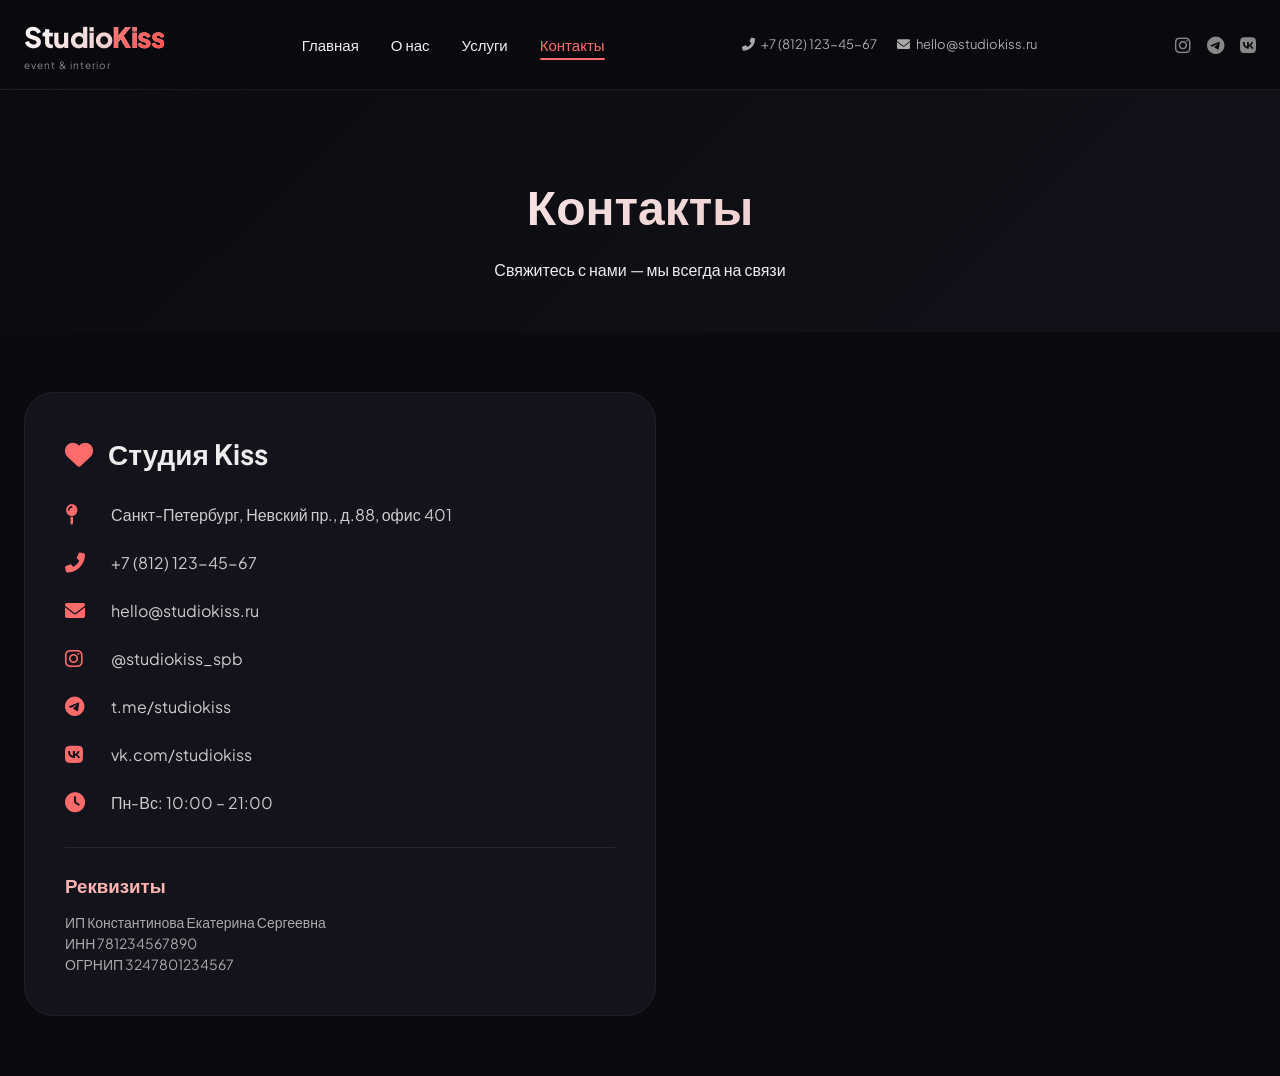
<file: contacts.html>
<!DOCTYPE html>
<html lang="ru">
<head>
    <meta charset="UTF-8">
    <meta name="viewport" content="width=device-width, initial-scale=1.0">
    <title>Контакты | StudioKiss</title>
    <link rel="stylesheet" href="style.css">
    <link href="https://fonts.googleapis.com/css2?family=Plus+Jakarta+Sans:wght@300;400;500;600;700;800&display=swap" rel="stylesheet">
    <link rel="stylesheet" href="https://cdnjs.cloudflare.com/ajax/libs/font-awesome/6.0.0-beta3/css/all.min.css">
</head>
<body>
    <header class="header">
        <div class="container header-container">
            <div class="logo"><a href="index.html">Studio<span>Kiss</span></a><div class="logo-tag">event & interior</div></div>
            <nav class="main-nav">
                <ul class="nav-list">
                    <li><a href="index.html">Главная</a></li>
                    <li><a href="about.html">О нас</a></li>
                    <li><a href="services.html">Услуги</a></li>
                    <li><a href="contacts.html" class="active">Контакты</a></li>
                </ul>
            </nav>
            <div class="header-contacts">
                <a href="tel:+78121234567"><i class="fas fa-phone-alt"></i> +7 (812) 123-45-67</a>
                <a href="mailto:hello@studiokiss.ru"><i class="fas fa-envelope"></i> hello@studiokiss.ru</a>
            </div>
            <div class="social-icons">
                <a href="#"><i class="fab fa-instagram"></i></a>
                <a href="#"><i class="fab fa-telegram"></i></a>
                <a href="#"><i class="fab fa-vk"></i></a>
            </div>
            <button class="mobile-menu-btn"><i class="fas fa-bars"></i></button>
        </div>
        <div class="mobile-menu">
            <ul><li><a href="index.html">Главная</a></li><li><a href="about.html">О нас</a></li><li><a href="services.html">Услуги</a></li><li><a href="contacts.html">Контакты</a></li></ul>
            <div class="mobile-social"><a href="#"><i class="fab fa-instagram"></i></a><a href="#"><i class="fab fa-telegram"></i></a><a href="#"><i class="fab fa-vk"></i></a></div>
        </div>
    </header>

    <main>
        <section class="page-hero">
            <div class="container">
                <h1>Контакты</h1>
                <p>Свяжитесь с нами — мы всегда на связи</p>
            </div>
        </section>

        <section class="contacts-info">
            <div class="container contacts-grid">
                <div class="contact-details">
                    <h2><i class="fas fa-heart" style="color:#ff6b6b; margin-right:10px"></i> Студия Kiss</h2>
                    <div class="contact-item"><i class="fas fa-map-pin"></i> Санкт-Петербург, Невский пр., д.88, офис 401</div>
                    <div class="contact-item"><i class="fas fa-phone-alt"></i> +7 (812) 123-45-67</div>
                    <div class="contact-item"><i class="fas fa-envelope"></i> hello@studiokiss.ru</div>
                    <div class="contact-item"><i class="fab fa-instagram"></i> @studiokiss_spb</div>
                    <div class="contact-item"><i class="fab fa-telegram"></i> t.me/studiokiss</div>
                    <div class="contact-item"><i class="fab fa-vk"></i> vk.com/studiokiss</div>
                    <div class="contact-item"><i class="fas fa-clock"></i> Пн-Вс: 10:00 – 21:00</div>
                    
                    <div style="margin-top: 32px; padding-top: 24px; border-top: 1px solid rgba(255,255,255,0.08);">
                        <h3 style="color:#ffb4b4; margin-bottom:12px">Реквизиты</h3>
                        <p style="font-size:14px; color:#aaa">ИП Константинова Екатерина Сергеевна<br>ИНН 781234567890<br>ОГРНИП 3247801234567</p>
                    </div>
                </div>
                <div class="contact-map">
                    <iframe src="https://www.google.com/maps/embed?pb=!1m18!1m12!1m3!1d1998.6!2d30.315644!3d59.938732!2m3!1f0!2f0!3f0!3m2!1i1024!2i768!4f13.1!3m3!1m2!1s0x4696310b7b0f1b4d%3A0x1f2a2c2c2c2c2c2c!2z0J3QtdCy0YHQutC40Lkg0L_RgC4sIDg4LCDQodCw0L3QutGCLdCf0LXRgtC10YDQsdGD0YDQsywgMTkxMTg2!5e0!3m2!1sru!2sru!4v1610000000000!5m2!1sru!2sru" width="100%" height="400" style="border:0; border-radius:24px;" allowfullscreen="" loading="lazy"></iframe
</file>
<file: style.css>
* {
    margin: 0;
    padding: 0;
    box-sizing: border-box;
}

body {
    font-family: 'Plus Jakarta Sans', 'Inter', sans-serif;
    background: #0a0a0f;
    color: #ededee;
    line-height: 1.5;
}

.container {
    max-width: 1280px;
    margin: 0 auto;
    padding: 0 24px;
}

img {
    max-width: 100%;
    height: auto;
    display: block;
}

a {
    text-decoration: none;
    color: inherit;
    transition: all 0.3s ease;
}

/* ========== HEADER ========== */
.header {
    background: rgba(10, 10, 15, 0.95);
    backdrop-filter: blur(10px);
    border-bottom: 1px solid rgba(255, 255, 255, 0.08);
    position: sticky;
    top: 0;
    z-index: 1000;
}

.header-container {
    display: flex;
    align-items: center;
    justify-content: space-between;
    flex-wrap: wrap;
    padding: 16px 24px;
}

.logo a {
    font-size: 28px;
    font-weight: 800;
    letter-spacing: -0.5px;
    background: linear-gradient(135deg, #fff 0%, #e8b4b4 100%);
    -webkit-background-clip: text;
    background-clip: text;
    color: transparent;
}
.logo span {
    background: linear-gradient(135deg, #ff7e7e, #ff4d4d);
    -webkit-background-clip: text;
    background-clip: text;
    color: transparent;
}
.logo-tag {
    font-size: 10px;
    font-weight: 400;
    color: #888;
    letter-spacing: 1px;
}

.main-nav .nav-list {
    display: flex;
    gap: 32px;
    list-style: none;
}
.main-nav a {
    font-weight: 500;
    font-size: 15px;
    position: relative;
}
.main-nav a:hover, .main-nav a.active {
    color: #ff6b6b;
}
.main-nav a.active::after {
    content: '';
    position: absolute;
    bottom: -6px;
    left: 0;
    width: 100%;
    height: 2px;
    background: #ff6b6b;
    border-radius: 2px;
}

.header-contacts {
    display: flex;
    gap: 20px;
}
.header-contacts a {
    font-size: 13px;
    display: flex;
    align-items: center;
    gap: 6px;
    color: #aaa;
}
.header-contacts a:hover {
    color: #ff6b6b;
}
.social-icons {
    display: flex;
    gap: 16px;
}
.social-icons a {
    font-size: 18px;
    color: #888;
}
.social-icons a:hover {
    color: #ff6b6b;
    transform: translateY(-2px);
}

.mobile-menu-btn {
    display: none;
    background: none;
    border: none;
    font-size: 24px;
    cursor: pointer;
    color: white;
}
.mobile-menu {
    display: none;
    background: #0f0f15;
    padding: 20px;
    border-top: 1px solid rgba(255,255,255,0.05);
}
.mobile-menu.active {
    display: block;
}
.mobile-menu ul {
    list-style: none;
}
.mobile-menu li {
    padding: 12px 0;
    border-bottom: 1px solid rgba(255,255,255,0.05);
}
.mobile-social {
    margin-top: 16px;
    display: flex;
    gap: 20px;
}

/* ========== HERO ЦЕНТРИРОВАННЫЙ ========== */
.hero {
    padding: 100px 0 80px;
    background: linear-gradient(135deg, #0a0a0f 0%, #12121a 100%);
    position: relative;
    overflow: hidden;
    text-align: center;
}
.hero::before {
    content: '';
    position: absolute;
    top: -30%;
    left: -20%;
    width: 140%;
    height: 160%;
    background: radial-gradient(circle, rgba(255,107,107,0.06) 0%, transparent 70%);
    pointer-events: none;
}
.hero-container-center {
    max-width: 900px;
    margin: 0 auto;
    text-align: center;
}
.hero-content-center {
    position: relative;
    z-index: 2;
}
.hero-content-center h1 {
    font-size: 56px;
    font-weight: 800;
    line-height: 1.2;
    margin-bottom: 24px;
    background: linear-gradient(135deg, #ffffff 0%, #e8b4b4 100%);
    -webkit-background-clip: text;
    background-clip: text;
    color: transparent;
}
.hero-content-center .accent {
    background: linear-gradient(135deg, #ff7e7e, #ff4d4d);
    -webkit-background-clip: text;
    background-clip: text;
    color: transparent;
}
.hero-content-center p {
    font-size: 18px;
    color: #aaa;
    margin-bottom: 36px;
    max-width: 700px;
    margin-left: auto;
    margin-right: auto;
}
.hero-content-center .btn-primary {
    font-size: 16px;
    padding: 14px 36px;
}

/* ========== BUTTONS ========== */
.btn-primary {
    display: inline-block;
    background: linear-gradient(135deg, #ff6b6b, #ff4d4d);
    color: white;
    padding: 12px 28px;
    border-radius: 40px;
    font-weight: 600;
    transition: all 0.3s;
    border: none;
    cursor: pointer;
    box-shadow: 0 4px 15px rgba(255, 77, 77, 0.3);
}
.btn-primary:hover {
    transform: translateY(-2px);
    box-shadow: 0 8px 25px rgba(255, 77, 77, 0.4);
}
.btn-outline {
    display: inline-block;
    border: 1.5px solid #ff6b6b;
    color: #ff6b6b;
    padding: 8px 20px;
    border-radius: 40px;
    font-weight: 500;
    background: transparent;
}
.btn-outline:hover {
    background: #ff6b6b;
    color: white;
}
.btn-block {
    width: 100%;
    text-align: center;
}

/* ========== SECTION TITLE ========== */
.section-title {
    font-size: 36px;
    font-weight: 700;
    text-align: center;
    margin-bottom: 12px;
    background: linear-gradient(135deg, #fff, #e8b4b4);
    -webkit-background-clip: text;
    background-clip: text;
    color: transparent;
}
.section-subtitle {
    text-align: center;
    color: #888;
    margin-bottom: 40px;
}

/* ========== CAROUSEL ========== */
.carousel-container {
    position: relative;
    overflow: hidden;
    border-radius: 24px;
    margin: 20px 0;
    box-shadow: 0 10px 30px rgba(0,0,0,0.3);
}
.carousel-track {
    display: flex;
    transition: transform 0.5s cubic-bezier(0.2, 0.9, 0.4, 1.1);
}
.carousel-slide {
    min-width: 100%;
    position: relative;
}
.carousel-slide img {
    width: 100%;
    height: 500px;
    object-fit: cover;
}
.slide-caption {
    position: absolute;
    bottom: 20px;
    left: 20px;
    background: rgba(0,0,0,0.7);
    backdrop-filter: blur(10px);
    color: white;
    padding: 8px 20px;
    border-radius: 40px;
    font-weight: 500;
}
.carousel-btn {
    position: absolute;
    top: 50%;
    transform: translateY(-50%);
    background: rgba(0,0,0,0.6);
    backdrop-filter: blur(5px);
    border: none;
    font-size: 24px;
    width: 48px;
    height: 48px;
    border-radius: 50%;
    cursor: pointer;
    color: white;
    transition: 0.2s;
}
.carousel-btn:hover {
    background: #ff6b6b;
}
.prev { left: 16px; }
.next { right: 16px; }
.carousel-dots {
    display: flex;
    justify-content: center;
    gap: 12px;
    margin-top: 20px;
}
.dot {
    width: 10px;
    height: 10px;
    background: #444;
    border-radius: 50%;
    cursor: pointer;
    transition: 0.2s;
}
.dot.active {
    background: #ff6b6b;
    width: 28px;
    border-radius: 10px;
}

/* ========== QUICK NAV ========== */
.quick-nav-grid {
    display: flex;
    gap: 24px;
    justify-content: center;
    margin: 60px 0;
}
.quick-card {
    background: linear-gradient(135deg, #14141c, #0e0e14);
    padding: 32px;
    text-align: center;
    border-radius: 28px;
    border: 1px solid rgba(255,255,255,0.05);
    flex: 0 1 280px;
    transition: 0.3s;
}
.quick-card:hover {
    transform: translateY(-8px);
    border-color: rgba(255,107,107,0.4);
}
.quick-card i {
    font-size: 44px;
    background: linear-gradient(135deg, #ff6b6b, #ff4d4d);
    -webkit-background-clip: text;
    background-clip: text;
    color: transparent;
    margin-bottom: 16px;
}

/* ========== SERVICES ========== */
.services-grid {
    display: grid;
    grid-template-columns: repeat(auto-fit, minmax(300px, 1fr));
    gap: 30px;
    margin: 40px 0;
}
.service-card {
    background: linear-gradient(135deg, #14141c, #0e0e14);
    border-radius: 24px;
    overflow: hidden;
    border: 1px solid rgba(255,255,255,0.05);
    transition: 0.3s;
}
.service-card:hover {
    transform: translateY(-6px);
}
.service-img img {
    width: 100%;
    height: 220px;
    object-fit: cover;
}
.service-card h3 {
    font-size: 22px;
    margin: 18px 20px 8px;
}
.service-card p {
    color: #aaa;
    margin: 0 20px 12px;
}
.price {
    font-weight: 700;
    background: linear-gradient(135deg, #ff6b6b, #ff4d4d);
    -webkit-background-clip: text;
    background-clip: text;
    color: transparent;
    font-size: 20px;
    margin: 8px 20px;
}

/* ========== STUDIOS SLIDER ========== */
.studios-slider-container {
    position: relative;
    overflow: hidden;
    margin: 30px 0;
}
.studios-slider-track {
    display: flex;
    transition: transform 0.4s ease;
}
.studio-slide {
    min-width: 33.33%;
    background: linear-gradient(135deg, #14141c, #0e0e14);
    padding: 35px 25px;
    margin: 10px;
    border-radius: 28px;
    text-align: center;
    border: 1px solid rgba(255,255,255,0.05);
    transition: 0.3s;
}
.studio-slide:hover {
    transform: translateY(-5px);
    border-color: rgba(255,107,107,0.3);
}
.studio-slide h3 {
    font-size: 24px;
    margin-bottom: 12px;
    color: #ffb4b4;
}
.studio-price {
    color: #ff6b6b;
    font-weight: 700;
    margin-top: 16px;
    font-size: 20px;
}
.studios-prev, .studios-next {
    position: absolute;
    top: 50%;
    transform: translateY(-50%);
    background: #1e1e2a;
    border: none;
    font-size: 28px;
    cursor: pointer;
    width: 44px;
    height: 44px;
    border-radius: 50%;
    color: white;
    transition: 0.2s;
}
.studios-prev:hover, .studios-next:hover {
    background: #ff6b6b;
}
.studios-prev { left: -20px; }
.studios-next { right: -20px; }

/* ========== ORDER FORM ========== */
.order-form {
    background: linear-gradient(135deg, #0e0e14, #0a0a0f);
    padding: 60px 0;
    border-top: 1px solid rgba(255,255,255,0.05);
    border-bottom: 1px solid rgba(255,255,255,0.05);
}
.order-form-element {
    max-width: 600px;
    margin: 0 auto;
    background: #13131b;
    padding: 40px;
    border-radius: 32px;
    border: 1px solid rgba(255,255,255,0.08);
}
.form-group {
    margin-bottom: 22px;
}
.form-group label {
    display: block;
    margin-bottom: 8px;
    font-weight: 500;
    color: #ccc;
}
.form-group input, .form-group select {
    width: 100%;
    padding: 14px;
    background: #1e1e2a;
    border: 1px solid #2a2a35;
    border-radius: 16px;
    color: white;
    font-family: inherit;
}
.form-group input:focus, .form-group select:focus {
    outline: none;
    border-color: #ff6b6b;
}
.form-message {
    margin-top: 16px;
    text-align: center;
}

/* ========== FOOTER ========== */
.footer {
    background: #050508;
    padding: 50px 0 20px;
    border-top: 1px solid rgba(255,255,255,0.05);
}
.footer-container {
    display: flex;
    flex-wrap: wrap;
    gap: 50px;
    justify-content: space-between;
}
.footer-logo {
    font-size: 28px;
    font-weight: 800;
    margin-bottom: 12px;
    background: linear-gradient(135deg, #fff, #e8b4b4);
    -webkit-background-clip: text;
    background-clip: text;
    color: transparent;
}
.footer-col h4 {
    color: #fff;
    margin-bottom: 16px;
    font-size: 18px;
}
.footer-col ul {
    list-style: none;
}
.footer-col li {
    margin: 10px 0;
}
.footer-col a, .footer-col p {
    color: #888;
    font-size: 14px;
}
.footer-col a:hover {
    color: #ff6b6b;
}
.footer-bottom {
    text-align: center;
    padding-top: 32px;
    border-top: 1px solid rgba(255,255,255,0.05);
    margin-top: 32px;
    color: #666;
}

/* ========== ABOUT PAGE ========== */
.page-hero {
    padding: 80px 0 50px;
    background: linear-gradient(135deg, #0a0a0f, #12121a);
    text-align: center;
}
.page-hero h1 {
    font-size: 48px;
    font-weight: 700;
    margin-bottom: 16px;
    background: linear-gradient(135deg, #fff, #e8b4b4);
    -webkit-background-clip: text;
    background-clip: text;
    color: transparent;
}
.about-grid {
    display: flex;
    gap: 50px;
    align-items: center;
    flex-wrap: wrap;
    margin: 60px 0;
}
.about-text {
    flex: 1;
}
.about-text h2 {
    font-size: 36px;
    margin-bottom: 24px;
    background: linear-gradient(135deg, #fff, #e8b4b4);
    -webkit-background-clip: text;
    background-clip: text;
    color: transparent;
}
.about-text p {
    color: #bbb;
    margin-bottom: 20px;
    line-height: 1.7;
}
.about-image {
    flex: 1;
    border-radius: 30px;
    overflow: hidden;
    box-shadow: 0 20px 40px rgba(0,0,0,0.4);
}
.achievements {
    display: flex;
    justify-content: center;
    gap: 40px;
    flex-wrap: wrap;
    margin: 40px 0 60px;
}
.achievement {
    text-align: center;
    background: #13131b;
    padding: 30px 40px;
    border-radius: 30px;
    border: 1px solid rgba(255,255,255,0.05);
    min-width: 160px;
}
.achievement span {
    font-size: 42px;
    font-weight: 800;
    background: linear-gradient(135deg, #ff6b6b, #ff4d4d);
    -webkit-background-clip: text;
    background-clip: text;
    color: transparent;
    display: block;
}

/* ========== CONTACTS PAGE ========== */
.contacts-grid {
    display: flex;
    gap: 50px;
    flex-wrap: wrap;
    margin: 60px 0;
}
.contact-details {
    flex: 1;
    background: #13131b;
    padding: 40px;
    border-radius: 30px;
    border: 1px solid rgba(255,255,255,0.05);
}
.contact-details h2 {
    font-size: 28px;
    margin-bottom: 28px;
}
.contact-item {
    margin-bottom: 24px;
    display: flex;
    align-items: center;
    gap: 14px;
    color: #ccc;
}
.contact-item i {
    width: 32px;
    font-size: 20px;
    color: #ff6b6b;
}
.contact-map {
    flex: 1;
    border-radius: 30px;
    overflow: hidden;
}
.contact-map iframe {
    width: 100%;
    height: 400px;
    border-radius: 24px;
}

/* ========== FILTERS & PAGINATION ========== */
.filter-buttons {
    display: flex;
    gap: 16px;
    justify-content: center;
    margin: 30px 0;
    flex-wrap: wrap;
}
.filter-btn {
    padding: 10px 24px;
    border-radius: 40px;
    background: #1e1e2a;
    border: 1px solid #2a2a35;
    cursor: pointer;
    color: #ccc;
    font-weight: 500;
}
.filter-btn.active, .filter-btn:hover {
    background: #ff6b6b;
    color: white;
}
.pagination {
    display: flex;
    justify-content: center;
    gap: 10px;
    margin: 40px 0;
}
.pagination button {
    padding: 10px 18px;
    border-radius: 30px;
    border: 1px solid #2a2a35;
    background: #1e1e2a;
    color: #ccc;
    cursor: pointer;
}
.pagination button.active-page, .pagination button:hover {
    background: #ff6b6b;
    color: white;
}

/* ========== ADAPTIVE ========== */
@media (max-width: 1024px) {
    .hero-content-center h1 { font-size: 42px; }
    .studio-slide { min-width: 50%; }
    .studios-prev { left: 0; }
    .studios-next { right: 0; }
}
@media (max-width: 768px) {
    .main-nav, .header-contacts, .social-icons { display: none; }
    .mobile-menu-btn { display: block; }
    .hero-content-center h1 { font-size: 32px; }
    .hero { padding: 60px 0 50px; }
    .quick-nav-grid { flex-direction: column; }
    .studio-slide { min-width: 100%; }
    .page-hero h1 { font-size: 32px; }
    .about-text h2 { font-size: 28px; }
    .achievement { padding: 20px; }
}
@media (min-width: 1366px) {
    .container { max-width: 1320px; }
}
</file>
